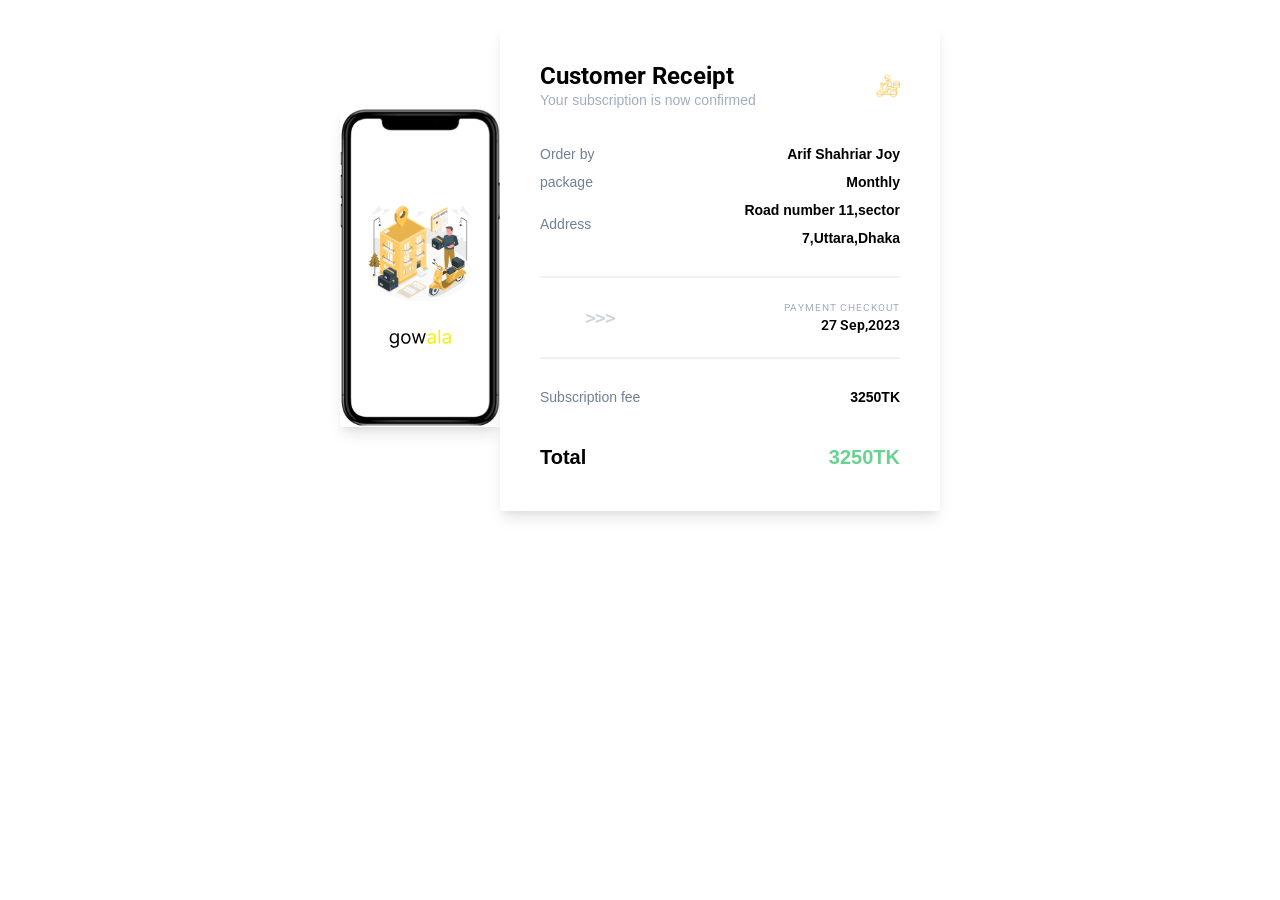
<file: checkout-form/M1/paymail/index.html>
<!DOCTYPE html>
<html lang="en" xmlns:v="urn:schemas-microsoft-com:vml" xmlns:o="urn:schemas-microsoft-com:office:office">
<head>
  <meta charset="utf8">
  <meta http-equiv="x-ua-compatible" content="ie=edge">
  <meta name="viewport" content="width=device-width,initial-scale=1">
  <meta name="x-apple-disable-message-reformatting">
  <title>Your subscription is now confirmed</title><link href="https://fonts.googleapis.com/css?family=Roboto" rel="stylesheet">
  <style>
    @media screen {
      img {
        max-width: 100%;
      }
      td,
      th {
        box-sizing: border-box;
      }
      u~div .wrapper {
        min-width: 100vw;
      }
      a[x-apple-data-detectors] {
        color: inherit;
        text-decoration: none;
      }
      .all-font-roboto {
        font-family: Roboto, -apple-system, "Segoe UI", sans-serif !important;
      }
      .all-font-sans {
        font-family: -apple-system, "Segoe UI", sans-serif !important;
      }
    }
    @media (max-width: 600px) {
      .sm-inline-block {
        display: inline-block !important;
      }
      .sm-hidden {
        display: none !important;
      }
      .sm-leading-32 {
        line-height: 32px !important;
      }
      .sm-p-20 {
        padding: 20px !important;
      }
      .sm-py-12 {
        padding-top: 12px !important;
        padding-bottom: 12px !important;
      }
      .sm-text-center {
        text-align: center !important;
      }
      .sm-text-xs {
        font-size: 12px !important;
      }
      .sm-text-lg {
        font-size: 18px !important;
      }
      .sm-w-1-4 {
        width: 25% !important;
      }
      .sm-w-3-4 {
        width: 75% !important;
      }
      .sm-w-full {
        width: 100% !important;
      }
    }
  </style>
  <style>
    @media (max-width: 600px) {
      .sm-dui17-b-t {
        border: solid #4299e1;
        border-width: 4px 0 0;
      }
    }
  </style>
</head>
<body style="box-sizing: border-box; margin: 0; padding: 0; width: 100%; word-break: break-word; -webkit-font-smoothing: antialiased; background-color: #ffffff;">
  <div style="display: none; line-height: 0; font-size: 0;">Hey, thanks for sticking with us - your subscription is now confirmed ✔</div>
  <table class="wrapper all-font-sans" width="100%" height="100%" cellpadding="0" cellspacing="0" role="presentation">
    <tr>
      <td align="center" style="padding: 24px;" width="100%">
        <table class="sm-w-full" width="600" cellpadding="0" cellspacing="0" role="presentation">
          <tr>
            <td colspan="2" class="sm-inline-block" style="display: none;">
              <img src="delivery-man.svg" alt="Double Room" style="border: 0; line-height: 100%; vertical-align: middle; border-top-left-radius: 4px; border-top-right-radius: 4px; box-shadow: 0 10px 15px -3px rgba(0, 0, 0, .1), 0 4px 6px -2px rgba(0, 0, 0, .05);">
            </td>
          </tr>
          <tr>
            <td class="sm-hidden" style="padding-top: 40px; padding-bottom: 40px;" width="160">
              <img src="splash with mobile.svg" alt="Double room" style="border: 0; line-height: 100%; vertical-align: middle; border-top-left-radius: 4px; border-bottom-left-radius: 4px; box-shadow: 0 10px 15px -3px rgba(0, 0, 0, .1), 0 4px 6px -2px rgba(0, 0, 0, .05);" width="160">
            </td>
            <td align="left" class="sm-p-20 sm-dui17-b-t" style="border-radius: 2px; padding: 40px; position: relative; box-shadow: 0 10px 15px -3px rgba(0, 0, 0, .1), 0 4px 6px -2px rgba(0, 0, 0, .05); vertical-align: top; z-index: 50;" bgcolor="#ffffff" valign="top">
              <table width="100%" cellpadding="0" cellspacing="0" role="presentation">
                <tr>
                  <td width="80%">
                    <h1 class="sm-text-lg all-font-roboto" style="font-weight: 700; line-height: 100%; margin: 0; margin-bottom: 4px; font-size: 24px;">Customer Receipt</h1>
                    <p class="sm-text-xs" style="margin: 0; color: #a0aec0; font-size: 14px;">Your subscription is now confirmed</p>
                  </td>
                  <td style="text-align: right;" width="20%" align="right">
                    <a href="https://example.com" target="_blank" style="text-decoration: none;">
                      <img src="delivery-man.svg" alt="Download PDF" style="border: 0; line-height: 100%; vertical-align: middle; font-size: 12px;" width="24">
                    </a>
                  </td>
                </tr>
              </table>
              <div style="line-height: 32px;">&zwnj;</div>
              <table class="sm-leading-32" style="line-height: 28px; font-size: 14px;" width="100%" cellpadding="0" cellspacing="0" role="presentation">
                <tr>
                  <td class="sm-inline-block" style="color: #718096;" width="50%">Order by</td>
                  <td class="sm-inline-block" style="font-weight: 600; text-align: right;" width="50%" align="right">Arif Shahriar Joy</td>
                </tr>
                <tr>
                  <td class="sm-inline-block" style="color: #718096;" width="50%">package</td>
                  <td class="sm-inline-block" style="font-weight: 600; text-align: right;" width="50%" align="right">Monthly</td>
                </tr>
                <tr>
                  <td class="sm-w-1-4 sm-inline-block" style="color: #718096;" width="50%">Address</td>
                  <td class="sm-w-3-4 sm-inline-block" style="font-weight: 600; text-align: right;" width="50%" align="right">Road number 11,sector 7,Uttara,Dhaka</td>
                </tr>
              </table>
              <table width="100%" cellpadding="0" cellspacing="0" role="presentation">
                <tr>
                  <td style="padding-top: 24px; padding-bottom: 24px;">
                    <div style="background-color: #edf2f7; height: 2px; line-height: 2px;">&zwnj;</div>
                  </td>
                </tr>
              </table>
              <table style="font-size: 14px;" width="100%" cellpadding="0" cellspacing="0" role="presentation">
                <tr>
                  <td class="sm-w-full sm-inline-block sm-py-12" style="font-family: Menlo, Consolas, monospace; font-weight: 600; text-align: center; color: #cbd5e0; font-size: 18px; letter-spacing: -1px;" width="20%" align="center">&gt;&gt;&gt;</td>
                  <td class="sm-w-full sm-inline-block sm-text-center" style="text-align: right;" width="40%" align="right">
                    <p class="all-font-roboto" style="margin: 0; margin-bottom: 4px; color: #a0aec0; font-size: 10px; text-transform: uppercase; letter-spacing: 1px;">Payment checkout</p>
                    <p class="all-font-roboto" style="font-weight: 600; margin: 0; color: #000000;">27 Sep,2023</p>
                  </td>
                </tr>
              </table>
              <table width="100%" cellpadding="0" cellspacing="0" role="presentation">
                <tr>
                  <td style="padding-top: 24px; padding-bottom: 24px;">
                    <div style="background-color: #edf2f7; height: 2px; line-height: 2px;">&zwnj;</div>
                  </td>
                </tr>
              </table>
              <table style="line-height: 28px; font-size: 14px;" width="100%" cellpadding="0" cellspacing="0" role="presentation">
                <tr>
                  <td style="color: #718096;" width="50%">Subscription fee</td>
                  <td style="font-weight: 600; text-align: right;" width="50%" align="right">3250TK</td>
                </tr>
                <tr>
                  <td style="font-weight: 600; padding-top: 32px; color: #000000; font-size: 20px;" width="50%">Total</td>
                  <td style="font-weight: 600; padding-top: 32px; text-align: right; color: #68d391; font-size: 20px;" width="50%" align="right">3250TK</td>
                </tr>
              </table>
            </td>
          </tr>
        </table>
      </td>
    </tr>
  </table>
</body>
</html>
</file>
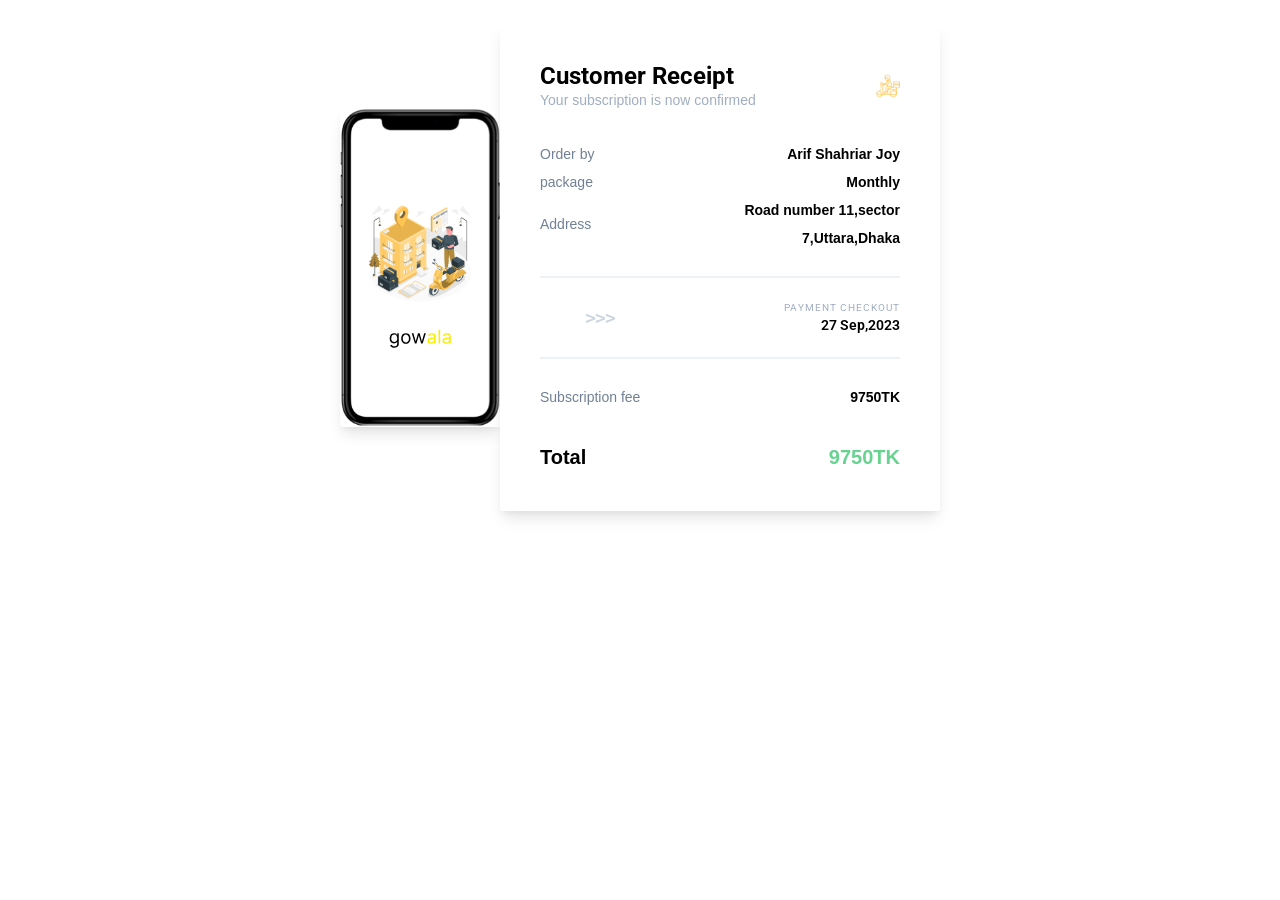
<file: checkout-form/M2/paymail/index.html>
<!DOCTYPE html>
<html lang="en" xmlns:v="urn:schemas-microsoft-com:vml" xmlns:o="urn:schemas-microsoft-com:office:office">
<head>
  <meta charset="utf8">
  <meta http-equiv="x-ua-compatible" content="ie=edge">
  <meta name="viewport" content="width=device-width,initial-scale=1">
  <meta name="x-apple-disable-message-reformatting">
  <title>Your subscription is now confirmed</title><link href="https://fonts.googleapis.com/css?family=Roboto" rel="stylesheet">
  <style>
    @media screen {
      img {
        max-width: 100%;
      }
      td,
      th {
        box-sizing: border-box;
      }
      u~div .wrapper {
        min-width: 100vw;
      }
      a[x-apple-data-detectors] {
        color: inherit;
        text-decoration: none;
      }
      .all-font-roboto {
        font-family: Roboto, -apple-system, "Segoe UI", sans-serif !important;
      }
      .all-font-sans {
        font-family: -apple-system, "Segoe UI", sans-serif !important;
      }
    }
    @media (max-width: 600px) {
      .sm-inline-block {
        display: inline-block !important;
      }
      .sm-hidden {
        display: none !important;
      }
      .sm-leading-32 {
        line-height: 32px !important;
      }
      .sm-p-20 {
        padding: 20px !important;
      }
      .sm-py-12 {
        padding-top: 12px !important;
        padding-bottom: 12px !important;
      }
      .sm-text-center {
        text-align: center !important;
      }
      .sm-text-xs {
        font-size: 12px !important;
      }
      .sm-text-lg {
        font-size: 18px !important;
      }
      .sm-w-1-4 {
        width: 25% !important;
      }
      .sm-w-3-4 {
        width: 75% !important;
      }
      .sm-w-full {
        width: 100% !important;
      }
    }
  </style>
  <style>
    @media (max-width: 600px) {
      .sm-dui17-b-t {
        border: solid #4299e1;
        border-width: 4px 0 0;
      }
    }
  </style>
</head>
<body style="box-sizing: border-box; margin: 0; padding: 0; width: 100%; word-break: break-word; -webkit-font-smoothing: antialiased; background-color: #ffffff;">
  <div style="display: none; line-height: 0; font-size: 0;">Hey, thanks for sticking with us - your subscription is now confirmed ✔</div>
  <table class="wrapper all-font-sans" width="100%" height="100%" cellpadding="0" cellspacing="0" role="presentation">
    <tr>
      <td align="center" style="padding: 24px;" width="100%">
        <table class="sm-w-full" width="600" cellpadding="0" cellspacing="0" role="presentation">
          <tr>
            <td colspan="2" class="sm-inline-block" style="display: none;">
              <img src="delivery-man.svg" alt="Double Room" style="border: 0; line-height: 100%; vertical-align: middle; border-top-left-radius: 4px; border-top-right-radius: 4px; box-shadow: 0 10px 15px -3px rgba(0, 0, 0, .1), 0 4px 6px -2px rgba(0, 0, 0, .05);">
            </td>
          </tr>
          <tr>
            <td class="sm-hidden" style="padding-top: 40px; padding-bottom: 40px;" width="160">
              <img src="splash with mobile.svg" alt="Double room" style="border: 0; line-height: 100%; vertical-align: middle; border-top-left-radius: 4px; border-bottom-left-radius: 4px; box-shadow: 0 10px 15px -3px rgba(0, 0, 0, .1), 0 4px 6px -2px rgba(0, 0, 0, .05);" width="160">
            </td>
            <td align="left" class="sm-p-20 sm-dui17-b-t" style="border-radius: 2px; padding: 40px; position: relative; box-shadow: 0 10px 15px -3px rgba(0, 0, 0, .1), 0 4px 6px -2px rgba(0, 0, 0, .05); vertical-align: top; z-index: 50;" bgcolor="#ffffff" valign="top">
              <table width="100%" cellpadding="0" cellspacing="0" role="presentation">
                <tr>
                  <td width="80%">
                    <h1 class="sm-text-lg all-font-roboto" style="font-weight: 700; line-height: 100%; margin: 0; margin-bottom: 4px; font-size: 24px;">Customer Receipt</h1>
                    <p class="sm-text-xs" style="margin: 0; color: #a0aec0; font-size: 14px;">Your subscription is now confirmed</p>
                  </td>
                  <td style="text-align: right;" width="20%" align="right">
                    <a href="https://example.com" target="_blank" style="text-decoration: none;">
                      <img src="delivery-man.svg" alt="Download PDF" style="border: 0; line-height: 100%; vertical-align: middle; font-size: 12px;" width="24">
                    </a>
                  </td>
                </tr>
              </table>
              <div style="line-height: 32px;">&zwnj;</div>
              <table class="sm-leading-32" style="line-height: 28px; font-size: 14px;" width="100%" cellpadding="0" cellspacing="0" role="presentation">
                <tr>
                  <td class="sm-inline-block" style="color: #718096;" width="50%">Order by</td>
                  <td class="sm-inline-block" style="font-weight: 600; text-align: right;" width="50%" align="right">Arif Shahriar Joy</td>
                </tr>
                <tr>
                  <td class="sm-inline-block" style="color: #718096;" width="50%">package</td>
                  <td class="sm-inline-block" style="font-weight: 600; text-align: right;" width="50%" align="right">Monthly</td>
                </tr>
                <tr>
                  <td class="sm-w-1-4 sm-inline-block" style="color: #718096;" width="50%">Address</td>
                  <td class="sm-w-3-4 sm-inline-block" style="font-weight: 600; text-align: right;" width="50%" align="right">Road number 11,sector 7,Uttara,Dhaka</td>
                </tr>
              </table>
              <table width="100%" cellpadding="0" cellspacing="0" role="presentation">
                <tr>
                  <td style="padding-top: 24px; padding-bottom: 24px;">
                    <div style="background-color: #edf2f7; height: 2px; line-height: 2px;">&zwnj;</div>
                  </td>
                </tr>
              </table>
              <table style="font-size: 14px;" width="100%" cellpadding="0" cellspacing="0" role="presentation">
                <tr>
                  <td class="sm-w-full sm-inline-block sm-py-12" style="font-family: Menlo, Consolas, monospace; font-weight: 600; text-align: center; color: #cbd5e0; font-size: 18px; letter-spacing: -1px;" width="20%" align="center">&gt;&gt;&gt;</td>
                  <td class="sm-w-full sm-inline-block sm-text-center" style="text-align: right;" width="40%" align="right">
                    <p class="all-font-roboto" style="margin: 0; margin-bottom: 4px; color: #a0aec0; font-size: 10px; text-transform: uppercase; letter-spacing: 1px;">Payment checkout</p>
                    <p class="all-font-roboto" style="font-weight: 600; margin: 0; color: #000000;">27 Sep,2023</p>
                  </td>
                </tr>
              </table>
              <table width="100%" cellpadding="0" cellspacing="0" role="presentation">
                <tr>
                  <td style="padding-top: 24px; padding-bottom: 24px;">
                    <div style="background-color: #edf2f7; height: 2px; line-height: 2px;">&zwnj;</div>
                  </td>
                </tr>
              </table>
              <table style="line-height: 28px; font-size: 14px;" width="100%" cellpadding="0" cellspacing="0" role="presentation">
                <tr>
                  <td style="color: #718096;" width="50%">Subscription fee</td>
                  <td style="font-weight: 600; text-align: right;" width="50%" align="right">9750TK</td>
                </tr>
                <tr>
                  <td style="font-weight: 600; padding-top: 32px; color: #000000; font-size: 20px;" width="50%">Total</td>
                  <td style="font-weight: 600; padding-top: 32px; text-align: right; color: #68d391; font-size: 20px;" width="50%" align="right">9750TK</td>
                </tr>
              </table>
            </td>
          </tr>
        </table>
      </td>
    </tr>
  </table>
</body>
</html>
</file>
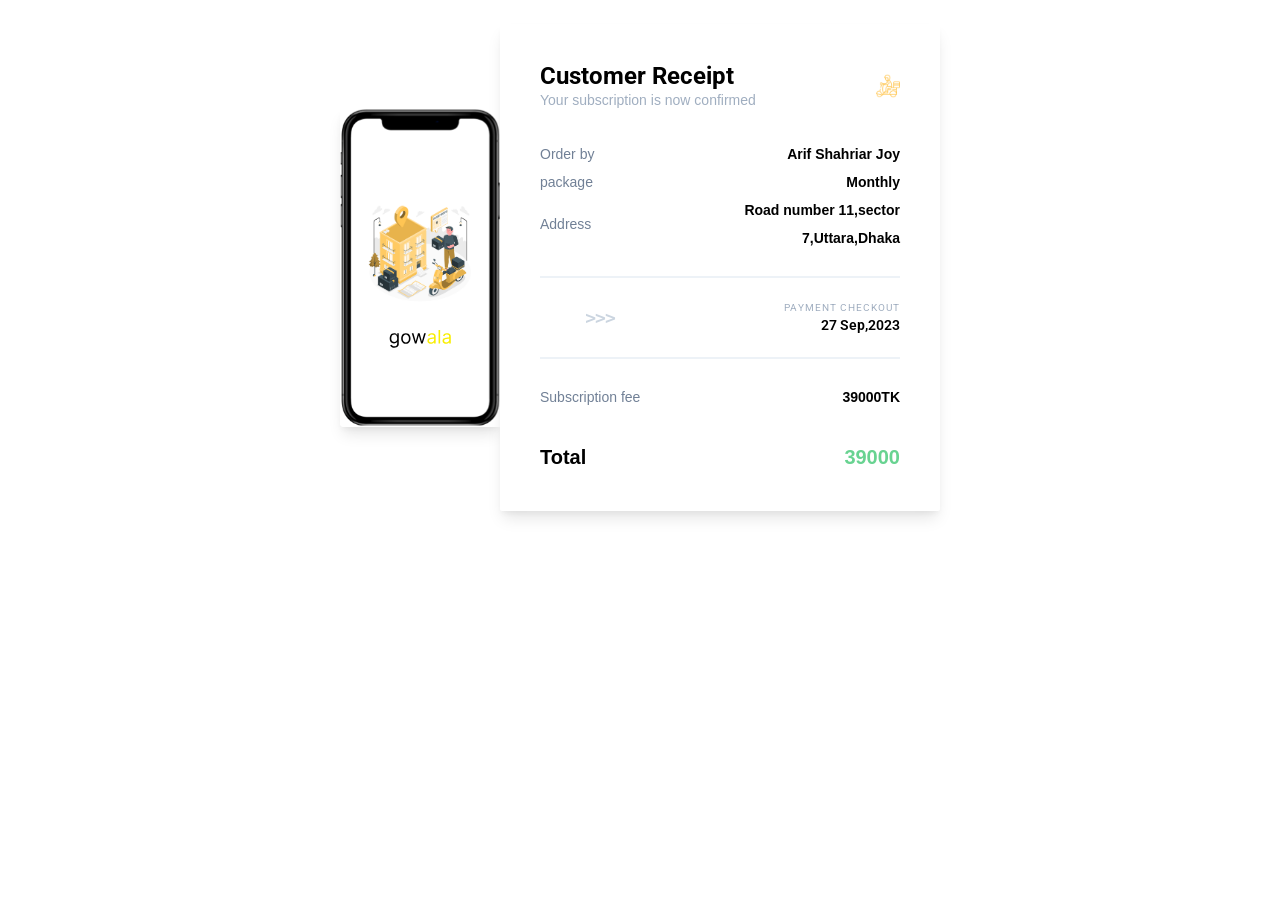
<file: checkout-form/M3/paymail/index.html>
<!DOCTYPE html>
<html lang="en" xmlns:v="urn:schemas-microsoft-com:vml" xmlns:o="urn:schemas-microsoft-com:office:office">
<head>
  <meta charset="utf8">
  <meta http-equiv="x-ua-compatible" content="ie=edge">
  <meta name="viewport" content="width=device-width,initial-scale=1">
  <meta name="x-apple-disable-message-reformatting">
  <title>Your subscription is now confirmed</title><link href="https://fonts.googleapis.com/css?family=Roboto" rel="stylesheet">
  <style>
    @media screen {
      img {
        max-width: 100%;
      }
      td,
      th {
        box-sizing: border-box;
      }
      u~div .wrapper {
        min-width: 100vw;
      }
      a[x-apple-data-detectors] {
        color: inherit;
        text-decoration: none;
      }
      .all-font-roboto {
        font-family: Roboto, -apple-system, "Segoe UI", sans-serif !important;
      }
      .all-font-sans {
        font-family: -apple-system, "Segoe UI", sans-serif !important;
      }
    }
    @media (max-width: 600px) {
      .sm-inline-block {
        display: inline-block !important;
      }
      .sm-hidden {
        display: none !important;
      }
      .sm-leading-32 {
        line-height: 32px !important;
      }
      .sm-p-20 {
        padding: 20px !important;
      }
      .sm-py-12 {
        padding-top: 12px !important;
        padding-bottom: 12px !important;
      }
      .sm-text-center {
        text-align: center !important;
      }
      .sm-text-xs {
        font-size: 12px !important;
      }
      .sm-text-lg {
        font-size: 18px !important;
      }
      .sm-w-1-4 {
        width: 25% !important;
      }
      .sm-w-3-4 {
        width: 75% !important;
      }
      .sm-w-full {
        width: 100% !important;
      }
    }
  </style>
  <style>
    @media (max-width: 600px) {
      .sm-dui17-b-t {
        border: solid #4299e1;
        border-width: 4px 0 0;
      }
    }
  </style>
</head>
<body style="box-sizing: border-box; margin: 0; padding: 0; width: 100%; word-break: break-word; -webkit-font-smoothing: antialiased; background-color: #ffffff;">
  <div style="display: none; line-height: 0; font-size: 0;">Hey, thanks for sticking with us - your subscription is now confirmed ✔</div>
  <table class="wrapper all-font-sans" width="100%" height="100%" cellpadding="0" cellspacing="0" role="presentation">
    <tr>
      <td align="center" style="padding: 24px;" width="100%">
        <table class="sm-w-full" width="600" cellpadding="0" cellspacing="0" role="presentation">
          <tr>
            <td colspan="2" class="sm-inline-block" style="display: none;">
              <img src="delivery-man.svg" alt="Double Room" style="border: 0; line-height: 100%; vertical-align: middle; border-top-left-radius: 4px; border-top-right-radius: 4px; box-shadow: 0 10px 15px -3px rgba(0, 0, 0, .1), 0 4px 6px -2px rgba(0, 0, 0, .05);">
            </td>
          </tr>
          <tr>
            <td class="sm-hidden" style="padding-top: 40px; padding-bottom: 40px;" width="160">
              <img src="splash with mobile.svg" alt="Double room" style="border: 0; line-height: 100%; vertical-align: middle; border-top-left-radius: 4px; border-bottom-left-radius: 4px; box-shadow: 0 10px 15px -3px rgba(0, 0, 0, .1), 0 4px 6px -2px rgba(0, 0, 0, .05);" width="160">
            </td>
            <td align="left" class="sm-p-20 sm-dui17-b-t" style="border-radius: 2px; padding: 40px; position: relative; box-shadow: 0 10px 15px -3px rgba(0, 0, 0, .1), 0 4px 6px -2px rgba(0, 0, 0, .05); vertical-align: top; z-index: 50;" bgcolor="#ffffff" valign="top">
              <table width="100%" cellpadding="0" cellspacing="0" role="presentation">
                <tr>
                  <td width="80%">
                    <h1 class="sm-text-lg all-font-roboto" style="font-weight: 700; line-height: 100%; margin: 0; margin-bottom: 4px; font-size: 24px;">Customer Receipt</h1>
                    <p class="sm-text-xs" style="margin: 0; color: #a0aec0; font-size: 14px;">Your subscription is now confirmed</p>
                  </td>
                  <td style="text-align: right;" width="20%" align="right">
                    <a href="https://example.com" target="_blank" style="text-decoration: none;">
                      <img src="delivery-man.svg" alt="Download PDF" style="border: 0; line-height: 100%; vertical-align: middle; font-size: 12px;" width="24">
                    </a>
                  </td>
                </tr>
              </table>
              <div style="line-height: 32px;">&zwnj;</div>
              <table class="sm-leading-32" style="line-height: 28px; font-size: 14px;" width="100%" cellpadding="0" cellspacing="0" role="presentation">
                <tr>
                  <td class="sm-inline-block" style="color: #718096;" width="50%">Order by</td>
                  <td class="sm-inline-block" style="font-weight: 600; text-align: right;" width="50%" align="right">Arif Shahriar Joy</td>
                </tr>
                <tr>
                  <td class="sm-inline-block" style="color: #718096;" width="50%">package</td>
                  <td class="sm-inline-block" style="font-weight: 600; text-align: right;" width="50%" align="right">Monthly</td>
                </tr>
                <tr>
                  <td class="sm-w-1-4 sm-inline-block" style="color: #718096;" width="50%">Address</td>
                  <td class="sm-w-3-4 sm-inline-block" style="font-weight: 600; text-align: right;" width="50%" align="right">Road number 11,sector 7,Uttara,Dhaka</td>
                </tr>
              </table>
              <table width="100%" cellpadding="0" cellspacing="0" role="presentation">
                <tr>
                  <td style="padding-top: 24px; padding-bottom: 24px;">
                    <div style="background-color: #edf2f7; height: 2px; line-height: 2px;">&zwnj;</div>
                  </td>
                </tr>
              </table>
              <table style="font-size: 14px;" width="100%" cellpadding="0" cellspacing="0" role="presentation">
                <tr>
                  <td class="sm-w-full sm-inline-block sm-py-12" style="font-family: Menlo, Consolas, monospace; font-weight: 600; text-align: center; color: #cbd5e0; font-size: 18px; letter-spacing: -1px;" width="20%" align="center">&gt;&gt;&gt;</td>
                  <td class="sm-w-full sm-inline-block sm-text-center" style="text-align: right;" width="40%" align="right">
                    <p class="all-font-roboto" style="margin: 0; margin-bottom: 4px; color: #a0aec0; font-size: 10px; text-transform: uppercase; letter-spacing: 1px;">Payment checkout</p>
                    <p class="all-font-roboto" style="font-weight: 600; margin: 0; color: #000000;">27 Sep,2023</p>
                  </td>
                </tr>
              </table>
              <table width="100%" cellpadding="0" cellspacing="0" role="presentation">
                <tr>
                  <td style="padding-top: 24px; padding-bottom: 24px;">
                    <div style="background-color: #edf2f7; height: 2px; line-height: 2px;">&zwnj;</div>
                  </td>
                </tr>
              </table>
              <table style="line-height: 28px; font-size: 14px;" width="100%" cellpadding="0" cellspacing="0" role="presentation">
                <tr>
                  <td style="color: #718096;" width="50%">Subscription fee</td>
                  <td style="font-weight: 600; text-align: right;" width="50%" align="right">39000TK</td>
                </tr>
                <tr>
                  <td style="font-weight: 600; padding-top: 32px; color: #000000; font-size: 20px;" width="50%">Total</td>
                  <td style="font-weight: 600; padding-top: 32px; text-align: right; color: #68d391; font-size: 20px;" width="50%" align="right">39000</td>
                </tr>
              </table>
            </td>
          </tr>
        </table>
      </td>
    </tr>
  </table>
</body>
</html>
</file>
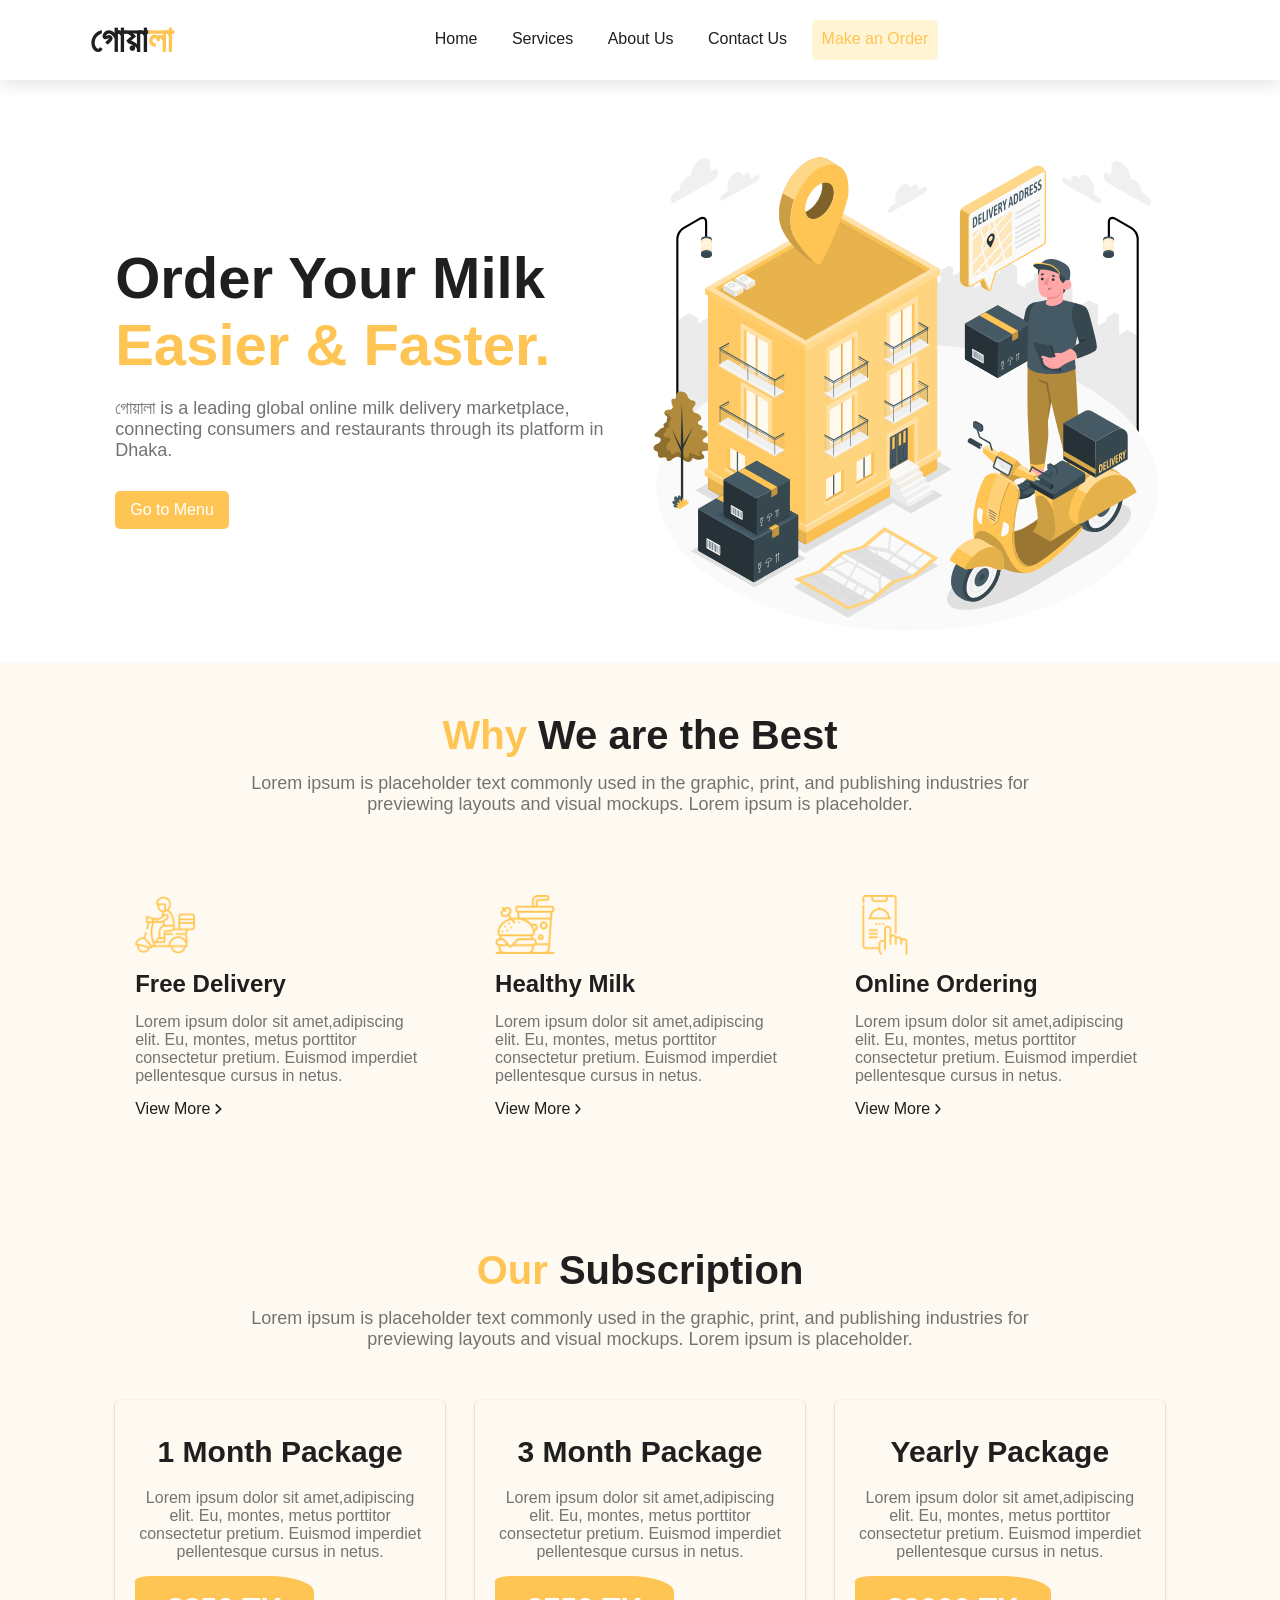
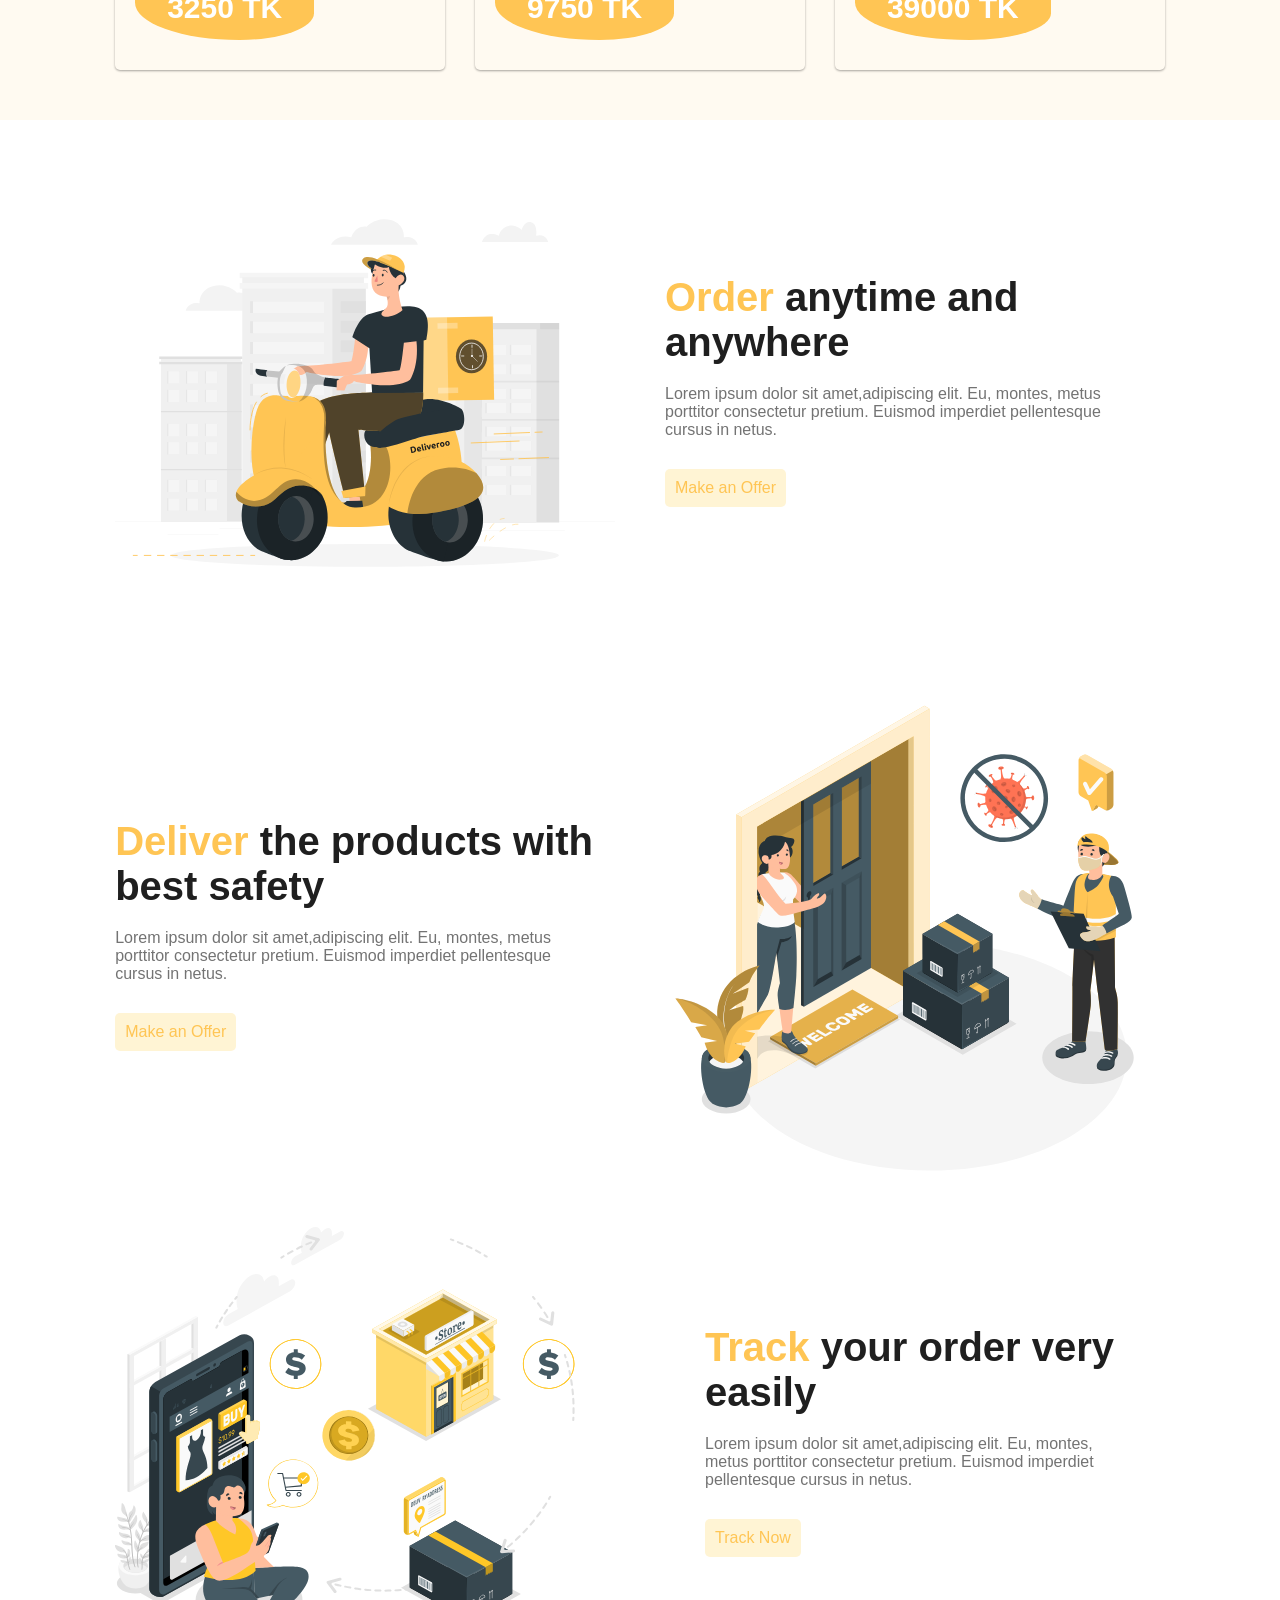
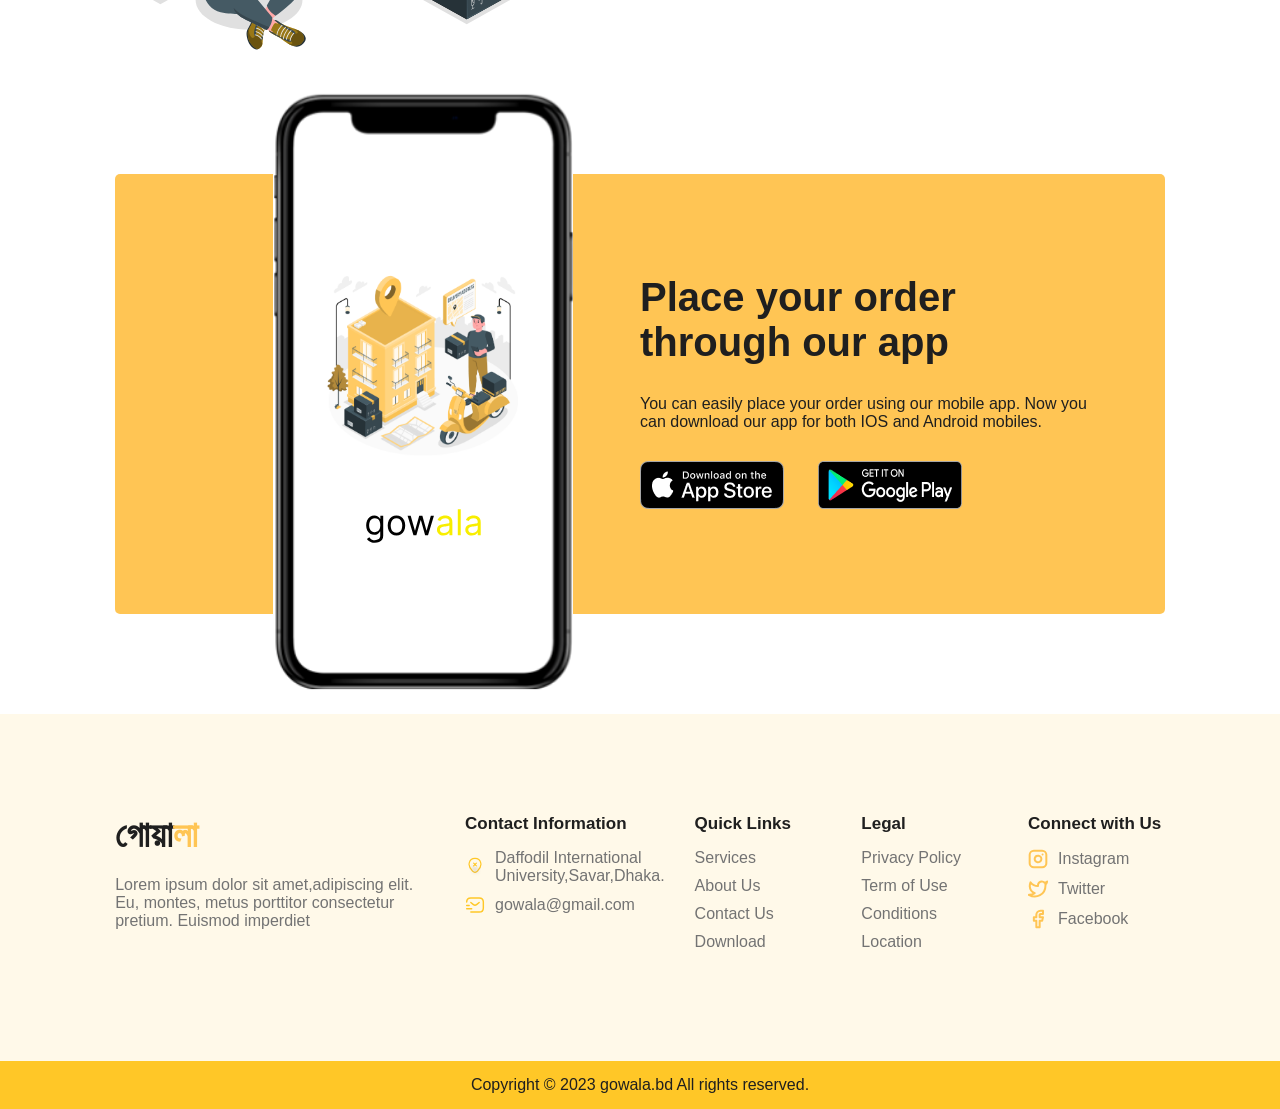
<file: home.html>
<!DOCTYPE html>
<html lang="en">
  <head>
    <meta charset="UTF-8" />
    <meta http-equiv="X-UA-Compatible" content="IE=edge" />
    <meta name="viewport" content="width=device-width, initial-scale=1.0" />
    <title>গোয়ালা</title>
    <!-- StyleSheets -->
    <link rel="stylesheet" href="css/styles.css" />
  </head>
  <body>
    
    <header class="header">
      <a href="/" class="logo">গোয়া<span class="yellow">লা</span></a>

      <nav class="navbar">
        <a href="#home">Home</a>
        <a href="#services">Services</a>
        <a href="#about">About Us</a>
        <a href="#contact">Contact Us</a>
        <a href="order.html" class="btn">Make an Order</a>
      </nav>

      <!-- Gowala -->
      <div class="Gowala">
        <img src="./images/grid-outline.svg" alt="" />
      </div>
    </header>

    <!-- Home -->
    <section class="home" id="home">
      <div class="content">
        <h1>Order Your Milk <span class="yellow">Easier & Faster.</span></h1>
        <p>
          গোয়ালা is a leading global online milk delivery marketplace,
          connecting consumers and restaurants through its platform in Dhaka.
        </p>
        <a href="#" class="home-btn">Go to Menu</a>
      </div>
      <div class="image">
        <img src="./images/Delivery address.svg" alt="" />
      </div>
    </section>

    <!-- Services -->
    <section class="services" id="services">
      <div class="top">
        <h2><span class="yellow">Why</span> We are the Best</h2>
        <p>
          Lorem ipsum is placeholder text commonly used in the graphic, print,
          and publishing industries for previewing layouts and visual mockups.
          Lorem ipsum is placeholder.
        </p>
      </div>

      <div class="bottom">
        <div class="box">
          <img src="./images/delivery-man.svg" alt="" />
          <h4>Free Delivery</h4>
          <p>
            Lorem ipsum dolor sit amet,adipiscing elit. Eu, montes, metus
            porttitor consectetur pretium. Euismod imperdiet pellentesque cursus
            in netus.
          </p>
          <a href="#">View More <img src="./images/btn-arrow.svg" alt="" /> </a>
        </div>
        <div class="box">
          <img src="./images/fast-food.svg" alt="" />
          <h4>Healthy Milk</h4>
          <p>
            Lorem ipsum dolor sit amet,adipiscing elit. Eu, montes, metus
            porttitor consectetur pretium. Euismod imperdiet pellentesque cursus
            in netus.
          </p>
          <a href="#">View More <img src="./images/btn-arrow.svg" alt="" /> </a>
        </div>
        <div class="box">
          <img src="./images/order-food.svg" alt="" />
          <h4>Online Ordering</h4>
          <p>
            Lorem ipsum dolor sit amet,adipiscing elit. Eu, montes, metus
            porttitor consectetur pretium. Euismod imperdiet pellentesque cursus
            in netus.
          </p>
          <a href="#">View More <img src="./images/btn-arrow.svg" alt="" /> </a>
        </div>
      </div>
    </section>
    <!-- Milk Services Plan -->
    <section class="services" id="services">
      <div class="top">
        <h2><span class="yellow">Our</span> Subscription</h2>
        <p>
          Lorem ipsum is placeholder text commonly used in the graphic, print,
          and publishing industries for previewing layouts and visual mockups.
          Lorem ipsum is placeholder.
        </p>
      </div>
      <div class="bottom">
        <div class="box2">
          <h4>1 Month Package</h4>
          <p>
            Lorem ipsum dolor sit amet,adipiscing elit. Eu, montes, metus
            porttitor consectetur pretium. Euismod imperdiet pellentesque cursus
            in netus.
          </p>
          <a href="checkout-form/M1/index.html"><button><h5>3250 TK</h5></button></a>
        </div>
        <div class="box2">
          <h4>3 Month Package</h4>
          <p>
            Lorem ipsum dolor sit amet,adipiscing elit. Eu, montes, metus
            porttitor consectetur pretium. Euismod imperdiet pellentesque cursus
            in netus.
          </p>
          <a href="checkout-form/M2/index.html"><button><h5>9750 TK</h5></button></a>
        </div>
        <div class="box2">
          <h4>Yearly Package</h4>
          <p>
            Lorem ipsum dolor sit amet,adipiscing elit. Eu, montes, metus
            porttitor consectetur pretium. Euismod imperdiet pellentesque cursus
            in netus.
          </p>
          <a href="checkout-form/M3/index.html"><button><h5>39000 TK</h5></button></a>
        </div>
      </div>
    </section>

    <!-- About #1 -->
    <section class="about" id="about">
      <div class="image">
        <img src="./images/illus riding.svg" alt="" />
      </div>
      <div class="content">
        <h3><span class="yellow">Order</span> anytime and anywhere</h3>
        <p>
          Lorem ipsum dolor sit amet,adipiscing elit. Eu, montes, metus
          porttitor consectetur pretium. Euismod imperdiet pellentesque cursus
          in netus.
        </p>
        <a href="#" class="btn">Make an Offer</a>
      </div>
    </section>

    <!-- About #2 -->
    <section class="about about-2">
      <div class="content">
        <h3>
          <span class="yellow">Deliver</span> the products with best safety
        </h3>
        <p>
          Lorem ipsum dolor sit amet,adipiscing elit. Eu, montes, metus
          porttitor consectetur pretium. Euismod imperdiet pellentesque cursus
          in netus.
        </p>
        <a href="#" class="btn">Make an Offer</a>
      </div>

      <div class="image">
        <img src="./images/illus deliver.svg" alt="" />
      </div>
    </section>

    <!-- About #3 -->
    <section class="about about-3" style="gap: 3rem 13rem">
      <div class="image">
        <img src="./images/buying online.svg" alt="" />
      </div>

      <div class="content">
        <h3><span class="yellow">Track</span> your order very easily</h3>
        <p>
          Lorem ipsum dolor sit amet,adipiscing elit. Eu, montes, metus
          porttitor consectetur pretium. Euismod imperdiet pellentesque cursus
          in netus.
        </p>
        <a href="#" class="btn">Track Now</a>
      </div>
    </section>

    <!-- App -->
    <section class="app" id="contact">
      <div class="image">
        <img src="./images/splash with mobile.svg" alt="" />
      </div>
      <div class="content">
        <h3>Place your order through our app</h3>
        <p>
          You can easily place your order using our mobile app. Now you can
          download our app for both IOS and Android mobiles.
        </p>
        <div class="links">
          <img src="./images/app-store.png" alt="" />
          <img src="./images/google-play.png" alt="" />
        </div>
      </div>
    </section>

    <!-- Footer -->
    <footer class="footer">
      <div class="top">
        <div class="content">
          <a href="" class="logo">গোয়া<span class="yellow">লা</span></a>
          <p>
            Lorem ipsum dolor sit amet,adipiscing elit. Eu, montes, metus
            porttitor consectetur pretium. Euismod imperdiet
          </p>
        </div>

        <div class="links">
          <div class="link">
            <h4>Contact Information</h4>
            <div>
              <img src="./images/location-cross.svg" alt="" />
              <span>Daffodil International University,Savar,Dhaka.</span>
            </div>
            <div>
              <img src="./images/sms-tracking.svg" alt="" />
              <span>gowala@gmail.com</span>
            </div>
          </div>

          <div class="link">
            <h4>Quick Links</h4>
            <a href="#">Services</a>
            <a href="#">About Us</a>
            <a href="#">Contact Us</a>
            <a href="#">Download</a>
          </div>

          <div class="link">
            <h4>Legal</h4>
            <a href="#">Privacy Policy</a>
            <a href="#">Term of Use</a>
            <a href="#">Conditions</a>
            <a href="#">Location</a>
          </div>

          <div class="link">
            <h4>Connect with Us</h4>
            <div>
              <img src="./images/instagram.svg" alt="" />
              <span>Instagram</span>
            </div>
            <div>
              <img src="./images/twitter.svg" alt="" />
              <span>Twitter</span>
            </div>
            <div>
              <img src="./images/facebook.svg" alt="" />
              <span>Facebook</span>
            </div>
          </div>
        </div>
      </div>
      <div class="bottom">
        <p>Copyright © 2023 gowala.bd All rights reserved.</p>
      </div>
    </footer>

    <!-- Go To Top -->
    <div class="scroll-top">
      <img src="./images/arrow-up-outline.svg" alt="" />
    </div>
    <!-- Scripts -->
    <script src="js/main.js"></script>
  </body>
</html>
</file>
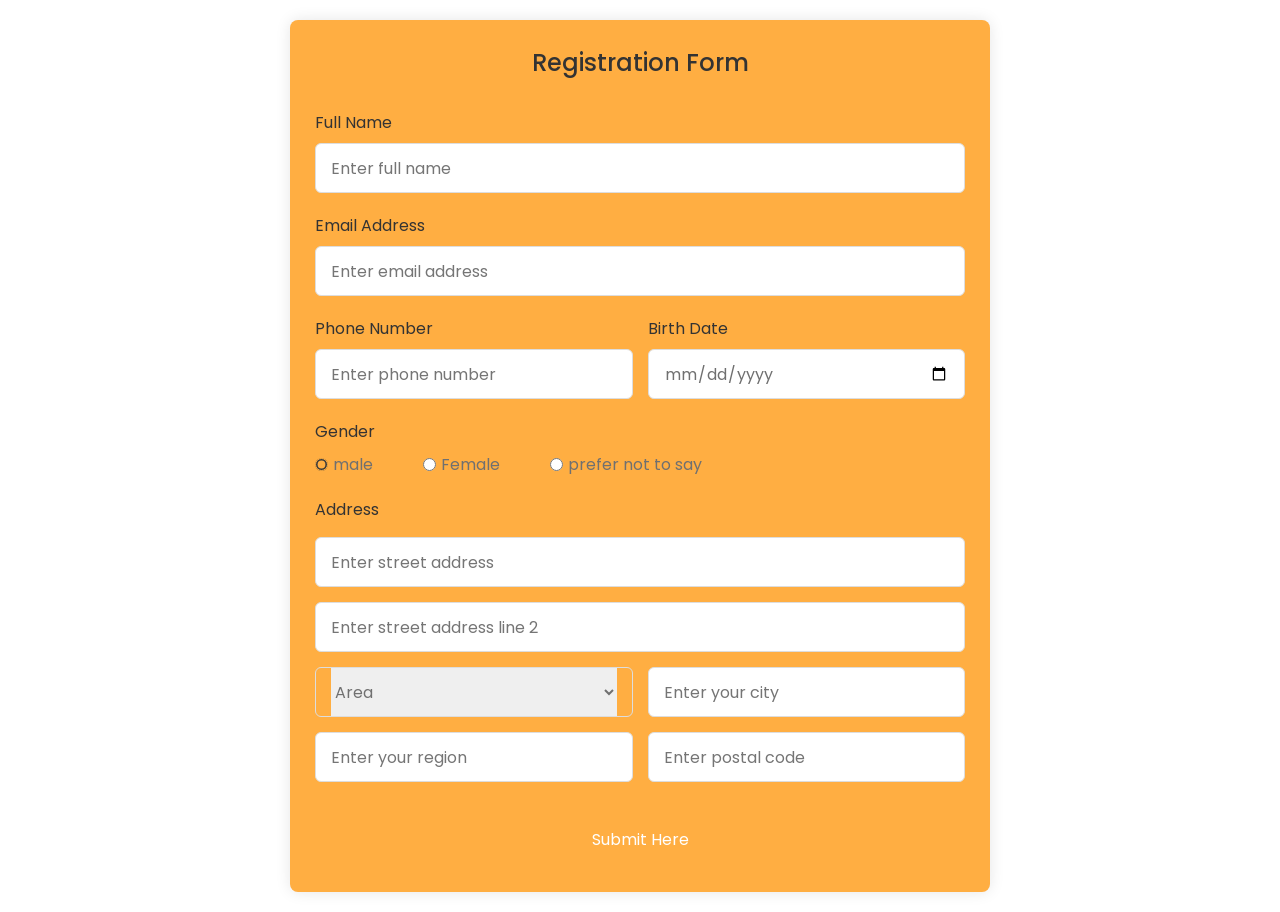
<file: registration.html>
<!DOCTYPE html>
<html lang="en">
  <head>
    <meta charset="UTF-8" />
    <meta name="viewport" content="width=device-width, initial-scale=1.0" />
    <meta http-equiv="X-UA-Compatible" content="ie=edge" />
    <title>Registration Form</title>
    <link rel="stylesheet" href="css/regstyle.css" />
  </head>
  <body>
    <section class="container">
      <header>Registration Form</header>
      <form action="#" class="form">
        <div class="input-box">
          <label>Full Name</label>
          <input type="text" placeholder="Enter full name" required />
        </div>

        <div class="input-box">
          <label>Email Address</label>
          <input type="text" placeholder="Enter email address" required />
        </div>

        <div class="column">
          <div class="input-box">
            <label>Phone Number</label>
            <input type="number" placeholder="Enter phone number" required />
          </div>
          <div class="input-box">
            <label>Birth Date</label>
            <input type="date" placeholder="Enter birth date" required />
          </div>
        </div>
        <div class="gender-box">
          <h3>Gender</h3>
          <div class="gender-option">
            <div class="gender">
              <input type="radio" id="check-male" name="gender" checked />
              <label for="check-male">male</label>
            </div>
            <div class="gender">
              <input type="radio" id="check-female" name="gender" />
              <label for="check-female">Female</label>
            </div>
            <div class="gender">
              <input type="radio" id="check-other" name="gender" />
              <label for="check-other">prefer not to say</label>
            </div>
          </div>
        </div>
        <div class="input-box address">
          <label>Address</label>
          <input type="text" placeholder="Enter street address" required />
          <input type="text" placeholder="Enter street address line 2" required />
          <div class="column">
            <div class="select-box">
              <select>
                <option hidden>Area</option>
                <option>Mirpur</option>
                <option>Uttara</option>
                <option>Dhanmondi</option>
                <option>Banani</option>
              </select>
            </div>
            <input type="text" placeholder="Enter your city" required />
          </div>
          <div class="column">
            <input type="text" placeholder="Enter your region" required />
            <input type="number" placeholder="Enter postal code" required />
          </div>
        </div>
        <button onclick="document.location='home.html'">Submit Here</button>
      </form>
    </section>
  </body>
</html>
</file>
<file: css/styles.css>
:root {
  --black: #1f1f1f;
  --white: #fff;
  --yellow: #ffc554;
  --deep-yellow: #ffc727;
  --bg-yellow: #fffaf1;
  --btn-yellow: #fff4d4;
  --footer-yellow: #fff9e9;
  --grey: #737373;
  --box-shadow: 0 0.5rem 1.5rem rgba(0, 0, 0, 0.1);
  --transition: all 0.2s linear;
}

*,
*::after,
*::before {
  box-sizing: inherit;
  margin: 0;
  padding: 0;
}

html {
  font-size: 62.5%;
  box-sizing: border-box;
}

body {
  font-family: "Ubuntu", sans-serif;
  font-size: 1.6rem;
  font-weight: 400;
  color: var(--black);
}

a {
  text-decoration: none;
  color: inherit;
}

li {
  list-style: none;
}

img {
  height: 100%;
}

section {
  padding: 2rem 9%;
}

.yellow {
  color: var(--yellow);
}

/* Header */
.header {
  position: fixed;
  top: 0;
  left: 0;
  right: 0;
  padding: 1rem 7%;
  height: 8rem;
  background: var(--white);
  display: flex;
  align-items: center;
  justify-content: space-between;
  box-shadow: var(--box-shadow);
  z-index: 1000;
}

.logo {
  font-size: 3.6rem;
  font-weight: 700;
}

.navbar a {
  font-weight: 500;
  transition: var(--transition);
  padding: 1rem;
  border-bottom: 2px solid transparent;
}

.navbar a:not(:last-child) {
  margin-right: 1rem;
}

.navbar a:hover {
  color: var(--yellow);
  border-color: var(--yellow);
}

.btn {
  display: inline-block;
  color: var(--yellow);
  background-color: var(--btn-yellow);
  padding: 1rem;
  border-radius: 0.5rem;
  transition: var(--transition);
}

.btn:hover {
  box-shadow: var(--box-shadow);
}

.header .hamburger img {
  width: 3rem;
}

.header .hamburger {
  display: none;
}

@media (max-width: 996px) {
  .logo {
    font-size: 3rem;
  }

  .navbar a {
    padding: 0.5rem;
  }

  .navbar a:not(:last-child) {
    margin-right: 0.5rem;
  }
}

@media (max-width: 768px) {
  .header .navbar {
    position: fixed;
    /* top: 9rem; */
    left: 0;
    right: 0;
    width: 90%;
    padding: 2.5rem;
    margin: 0 auto;
    box-shadow: var(--box-shadow);
    background-color: var(--white);
    text-align: center;
    border-radius: 1.5rem;
    display: flex;
    flex-direction: column;
    transition: 0.4s;
    top: -100%;
  }

  .header .navbar a:last-child {
    display: none;
  }

  .header .hamburger {
    display: block;
  }

  .navbar.show {
    top: 9rem;
  }
}

/* Home */
.home {
  padding-top: 13rem;
  display: grid;
  grid-template-columns: 1fr 1fr;
  align-items: center;
  gap: 2rem;
}

.home .image img {
  width: 100%;
}

.home .content h1 {
  font-size: 5.8rem;
  font-weight: 700;
  margin-bottom: 2rem;
}

.home .content p {
  color: var(--grey);
  font-size: 1.8rem;
  margin-bottom: 2rem;
}

.home .content .home-btn {
  display: inline-block;
  color: var(--white);
  font-weight: 500;
  border-radius: 0.5rem;
  background-color: var(--yellow);
  padding: 1rem 1.5rem;
  margin-top: 1rem;
  transition: var(--transition);
}

.home .content .home-btn:hover {
  transform: translateY(-3px);
  box-shadow: var(--box-shadow);
}

@media (max-width: 999px) {
  .home .content h1 {
    font-size: 4rem;
  }
}

@media (max-width: 768px) {
  .home .content h1 {
    font-size: 3rem;
    margin-bottom: 1.5rem;
  }

  .home .content p {
    font-size: inherit;
    margin-bottom: 1.5rem;
  }

  .home {
    grid-template-columns: 1fr;
  }

  .home .image {
    max-width: 40rem;
    margin: 0 auto;
  }
}

/* Services */
section.services {
  background-color: var(--bg-yellow);
  padding: 5rem 9%;
}

.services .top {
  text-align: center;
  margin-bottom: 5rem;
}

.services .top h2 {
  font-size: 4rem;
  margin-bottom: 1.5rem;
}

.services .top p {
  width: 80%;
  margin: 0 auto;
  font-size: 1.8rem;
  color: var(--grey);
}

.services .bottom {
  display: grid;
  grid-template-columns: repeat(auto-fit, minmax(30rem, 1fr));
  gap: 3rem;
}

.services .bottom .box {
  display: flex;
  flex-direction: column;
  align-items: flex-start;
  padding: 3rem 2rem;
  border-radius: 0.5rem;
}

.services .bottom .box:hover {
  background-color: var(--white);
  box-shadow: var(--box-shadow);
}

.services .bottom .box img {
  height: 6rem;
}

.services .bottom .box h4 {
  font-size: 2.4rem;
  margin: 1.5rem 0;
}

.services .bottom .box p {
  color: var(--grey);
  margin-bottom: 1.5rem;
}

.services .bottom .box a {
  display: inline-block;
  font-weight: 500;
}

.services .bottom .box a img {
  height: 1rem;
}

.services .bottom .box2 {
  display: flex;
  text-align: center;
  flex-direction: column;
  align-items: flex-start;
  box-shadow: rgba(0, 0, 0, 0.12) 0px 1px 3px, rgba(0, 0, 0, 0.24) 0px 1px 2px;
  padding: 3rem 2rem;
  border-radius: 0.5rem;
  -webkit-border-radius: 0.5rem;
  -moz-border-radius: 0.5rem;
  -ms-border-radius: 0.5rem;
  -o-border-radius: 0.5rem;
}

.services .bottom .box2:hover {
  background-color: var(--white);
  box-shadow: var(--box-shadow);
}

.services .bottom .box2 h4 {
  border-radius: 0.5px 0.5px;
  font-size: 3rem;
  margin: 0 auto;
  padding: 0.5rem 1rem ;
  -webkit-border-radius: 0.5px 0.5px;
  -moz-border-radius: 0.5px 0.5px;
  -ms-border-radius: 0.5px 0.5px;
  -o-border-radius: 0.5px 0.5px;
}

.services .bottom .box2 p {
  color: var(--grey);
  margin-bottom: 1.5rem;
  margin-top: 1.5rem;
}

.services .bottom .box2 a {
  display: inline-block;
  font-weight: 500;
}

.services .bottom .box2 h5 {
  font-size: 3rem;
  text-align: center;
  margin: 0 auto;
}

.services .bottom .box2 button {
    background-color: var(--yellow);
    border: none;
    color: white;
    padding: 15px 32px;
    text-decoration: none;
    display: inline-block;
    font-size: 16px;
    margin: 0 auto;
    border-radius: 10% 30% 50% 70%;
}

@media (max-width: 768px) {
  .services .top {
    margin-bottom: 3rem;
  }

  .services .top p {
    width: 100%;
    font-size: inherit;
  }

  .services .top h2 {
    font-size: 3rem;
    margin-bottom: 1rem;
  }

  .services .bottom .box {
    padding: 1.5rem;
  }
}

/* About */
section.about {
  display: grid;
  grid-template-columns: 1fr 1fr;
  align-items: center;
  gap: 5rem;
}

.about .image img {
  width: 100%;
}

.about .content h3 {
  font-size: 4rem;
  margin-bottom: 2rem;
}

.about .content p {
  color: var(--grey);
  width: 90%;
  margin-bottom: 3rem;
}

@media (max-width: 768px) {
  section.about {
    grid-template-columns: 1fr;
    gap: 3rem 0;
  }

  .about .image {
    width: 90%;
  }

  .about.about-2 .image {
    grid-column-start: 1;
    grid-row-start: 1;
  }

  .about .content h3 {
    font-size: 3rem;
    margin-bottom: 1rem;
  }
  .about .content p {
    width: 100%;
    margin-bottom: 2rem;
  }
}

/* App */

section.app {
  margin: 10rem 9%;
  border-radius: 0.5rem;
  background-color: var(--yellow);
  display: grid;
  grid-template-columns: 1fr 1fr;
  align-items: center;
  position: relative;
  padding: 22rem 0;
}

section.app .image {
  position: absolute;
  left: 15%;
}

section.app .image img {
  width: 100%;
}

section.app .content {
  position: absolute;
  right: 5%;
  width: 45%;
}

section.app .content h3 {
  font-size: 4rem;
  margin-bottom: 3rem;
}

section.app .content p {
  margin-bottom: 3rem;
}

section.app .content .links img {
  margin-right: 3rem;
}

@media (max-width: 1200px) {
  section.app .image {
    max-width: 20rem;
  }
}

@media (max-width: 768px) {
  section.app .image {
    display: none;
  }

  section.app {
    grid-template-columns: 1fr;
    padding: 20rem 0;
    margin: 5rem 9%;
  }

  section.app .content {
    width: 85%;
    left: 50%;
    transform: translateX(-50%);
  }

  section.app .content h3 {
    font-size: 3.5rem;
    margin-bottom: 2rem;
  }

  section.app .content .links img {
    width: 8rem;
    margin-right: 0;
  }
}

/* Footer */

.footer .top {
  background-color: var(--footer-yellow);
  padding: 10rem 9%;
  display: grid;
  grid-template-columns: 1fr 2fr;
}

.footer .top .links {
  display: grid;
  grid-template-columns: repeat(4, 1fr);
  gap: 3rem;
}

.footer .bottom {
  display: flex;
  align-items: center;
  justify-content: center;
  padding: 1.5rem 0;
  background-color: var(--deep-yellow);
}

.footer .top .content p {
  color: var(--grey);
  margin-top: 2rem;
  width: 90%;
}

.footer .top .link h4 {
  font-size: 1.7rem;
  margin-bottom: 1.5rem;
}

.footer .top .link a {
  display: inline-block;
  color: var(--grey);
  margin-bottom: 1rem;
}

.footer .top .link span {
  color: var(--grey);
}

.footer .top .link a {
  display: block;
}

.footer .top .link div {
  margin-bottom: 1rem;
  display: flex;
  align-items: center;
}

.footer .top .link div img {
  margin-right: 1rem;
}

@media (max-width: 996px) {
  .footer .top {
    padding: 5rem 9%;
    grid-template-columns: 1fr;
  }

  .footer .top .content {
    display: none;
  }
}

@media (max-width: 768px) {
  .footer .top .links {
    grid-template-columns: 1fr;
    gap: 3rem 0;
  }

  .footer .top .link {
    display: flex;
    flex-direction: column;
  }

  .footer .bottom {
    padding: 1.5rem;
  }
}

/* Preloader */
.preloader {
  position: fixed;
  top: 0;
  left: 0;
  width: 100%;
  height: 100%;
  background-color: var(--white);
  display: flex;
  align-items: center;
  justify-content: center;
  z-index: 10000000;
}

.preloader img {
  width: 20rem;
  height: 20rem;
}

/* Scroll Top */
.scroll-top {
  position: fixed;
  bottom: 10%;
  right: 3%;
  background-color: var(--deep-yellow);
  padding: 0.8rem;
  border-radius: 1rem;
  box-shadow: var(--box-shadow);
  animation: grow 1s linear infinite alternate;
  cursor: pointer;
  display: none;
}

.scroll-top img {
  width: 2.5rem;
}

@keyframes grow {
  0% {
    transform: scale(0.8);
  }
  100% {
    transform: scale(1);
  }
}

.scroll-top.show {
  display: block;
}
</file>
<file: css/regstyle.css>
/* Import Google font - Poppins */
@import url("https://fonts.googleapis.com/css2?family=Poppins:wght@200;300;400;500;600;700&display=swap");
* {
  margin: 0;
  padding: 0;
  box-sizing: border-box;
  font-family: "Poppins", sans-serif;
}
body {
  min-height: 100vh;
  display: flex;
  align-items: center;
  justify-content: center;
  padding: 20px;
  background: rgb(255, 255, 255);
}
.container {
  position: relative;
  max-width: 700px;
  width: 100%;
  background: #FFAE42;
  padding: 25px;
  border-radius: 8px;
  box-shadow: 0 0 15px rgba(0, 0, 0, 0.1);
}
.container header {
  font-size: 1.5rem;
  color: #333;
  font-weight: 500;
  text-align: center;
}
.container .form {
  margin-top: 30px;
}
.form .input-box {
  width: 100%;
  margin-top: 20px;
}
.input-box label {
  color: #333;
}
.form :where(.input-box input, .select-box) {
  position: relative;
  height: 50px;
  width: 100%;
  outline: none;
  font-size: 1rem;
  color: #707070;
  margin-top: 8px;
  border: 1px solid #ddd;
  border-radius: 6px;
  padding: 0 15px;
}
.input-box input:focus {
  box-shadow: 0 1px 0 rgba(0, 0, 0, 0.1);
}
.form .column {
  display: flex;
  column-gap: 15px;
}
.form .gender-box {
  margin-top: 20px;
}
.gender-box h3 {
  color: #333;
  font-size: 1rem;
  font-weight: 400;
  margin-bottom: 8px;
}
.form :where(.gender-option, .gender) {
  display: flex;
  align-items: center;
  column-gap: 50px;
  flex-wrap: wrap;
}
.form .gender {
  column-gap: 5px;
}
.gender input {
  accent-color: #FFAE42;
}
.form :where(.gender input, .gender label) {
  cursor: pointer;
}
.gender label {
  color: #707070;
}
.address :where(input, .select-box) {
  margin-top: 15px;
}
.select-box select {
  height: 100%;
  width: 100%;
  outline: none;
  border: none;
  color: #707070;
  font-size: 1rem;
}
.form button {
  height: 55px;
  width: 100%;
  color: #fff;
  font-size: 1rem;
  font-weight: 400;
  margin-top: 30px;
  border: none;
  cursor: pointer;
  transition: all 0.2s ease;
  background: #FFAE42;
}
.form button:hover {
  background: #FFAE42;
}
/*Responsive*/
@media screen and (max-width: 500px) {
  .form .column {
    flex-wrap: wrap;
  }
  .form :where(.gender-option, .gender) {
    row-gap: 15px;
  }
}
.a:-webkit-any-link {
    color: -webkit-link;
    cursor: pointer;
    text-decoration: underline;
}
</file>
